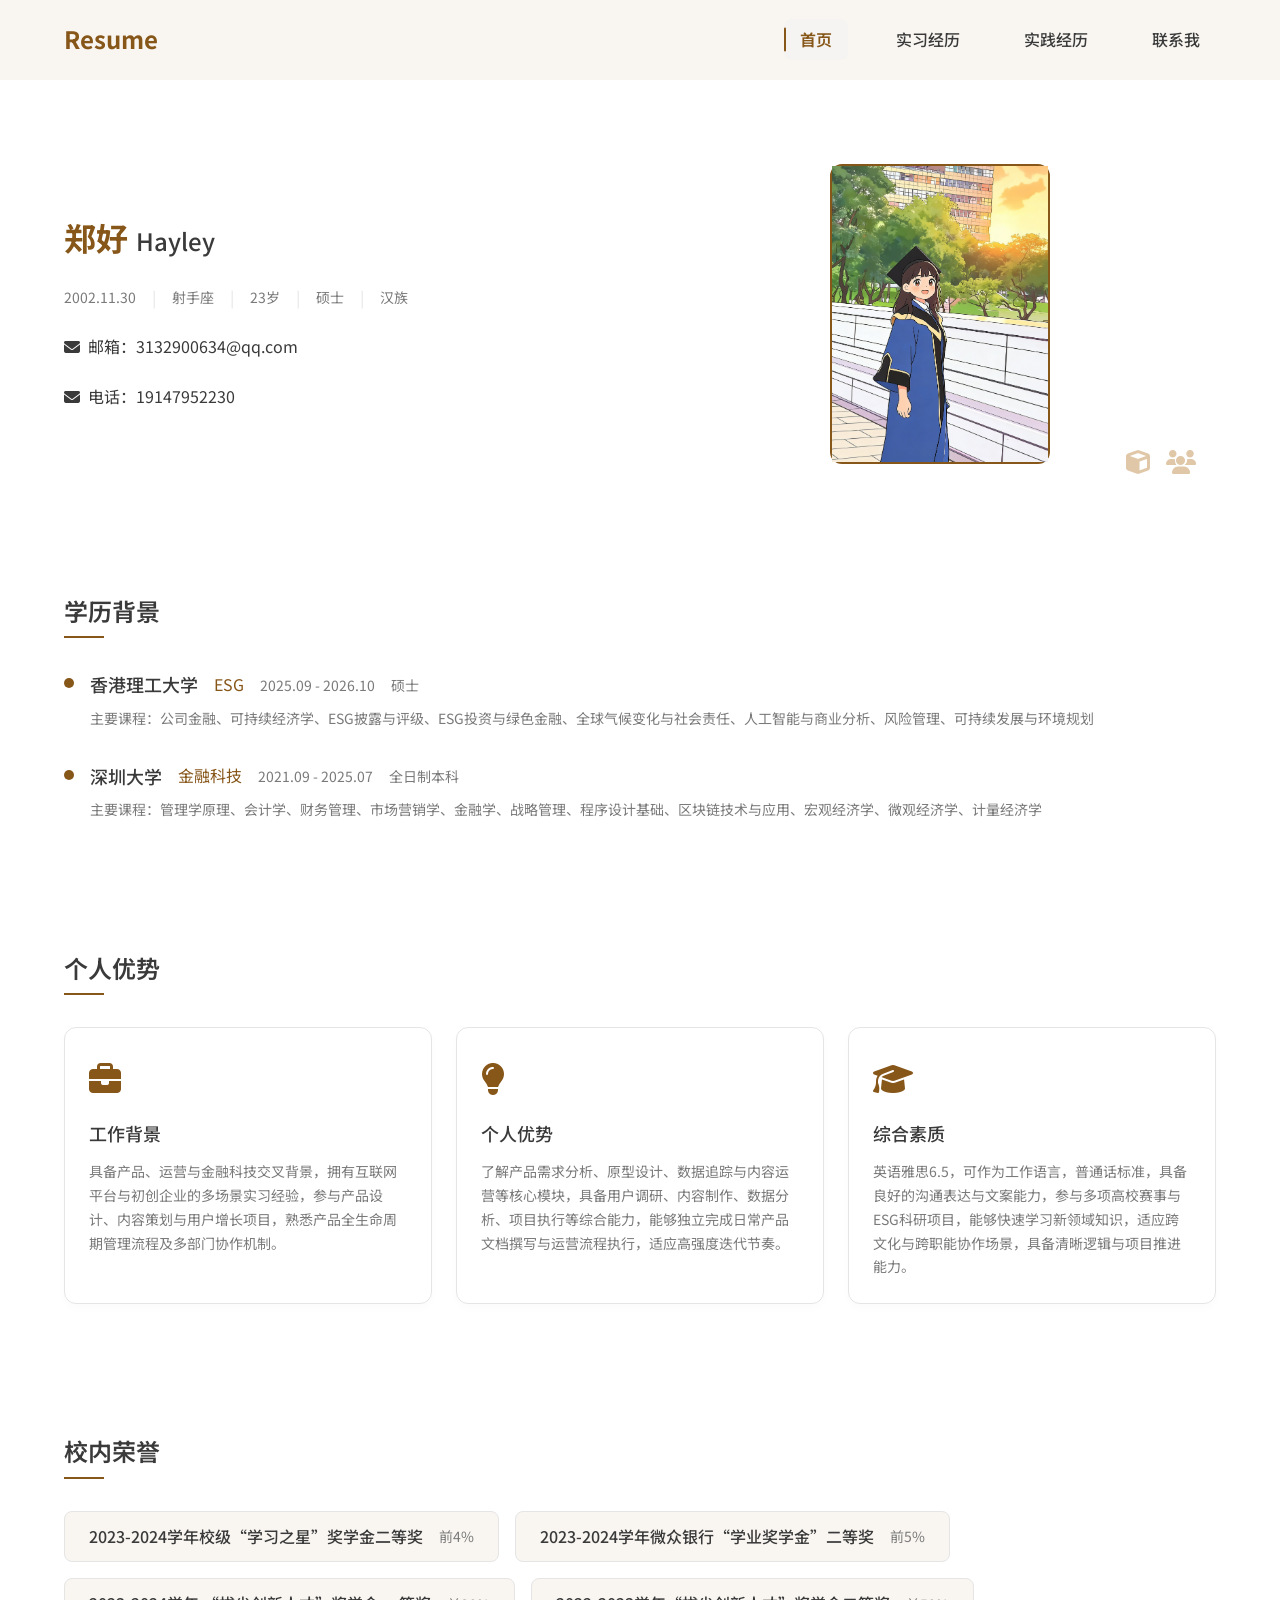
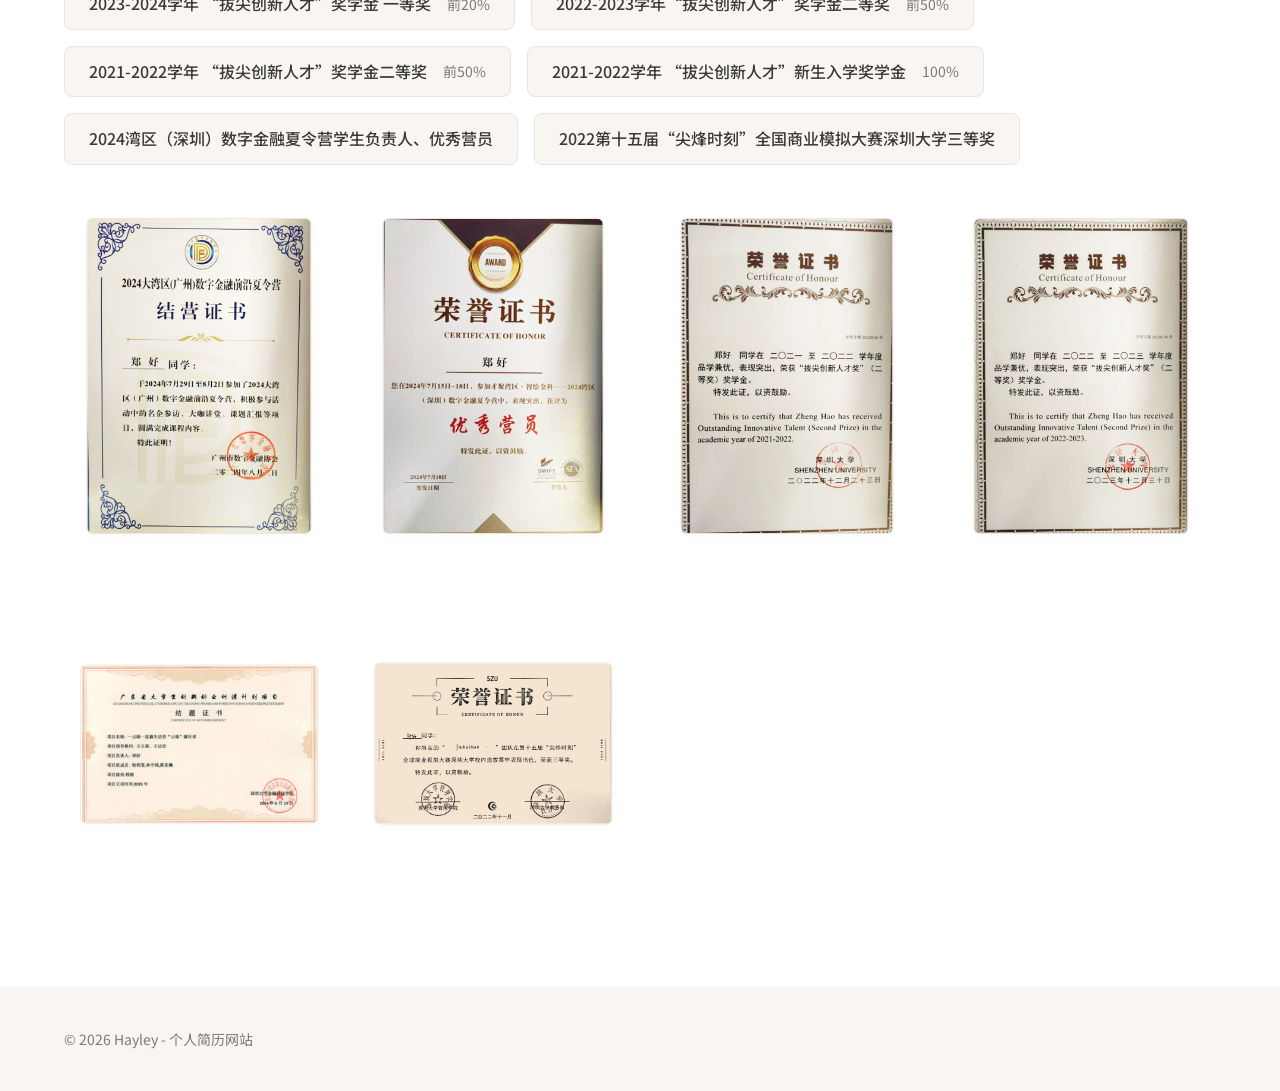
<file: index.html>
<!DOCTYPE html>
<html lang="zh-CN">
<head>
    <meta charset="UTF-8">
    <meta name="viewport" content="width=device-width, initial-scale=1.0">
    <title>个人简历 - 首页</title>
    <link rel="stylesheet" href="css/style.css">
    <link rel="stylesheet" href="https://cdnjs.cloudflare.com/ajax/libs/font-awesome/6.4.0/css/all.min.css">
    <link rel="preconnect" href="https://fonts.googleapis.com">
    <link rel="preconnect" href="https://fonts.gstatic.com" crossorigin>
    <link href="https://fonts.googleapis.com/css2?family=Inter:wght@400;500;600;700&family=Montserrat:wght@500;600&family=Noto+Sans+SC:wght@400;500;600;700&display=swap" rel="stylesheet">
</head>
<body>
    <!-- 导航栏 -->
    <nav class="navbar" id="navbar">
        <div class="container">
            <div class="nav-logo">
                <a href="index.html">
                    <span class="logo-text">Resume</span>
                </a>
            </div>
            <div class="nav-menu" id="navMenu">
                <a href="index.html" class="nav-link active">首页</a>
                <a href="internship.html" class="nav-link">实习经历</a>
                <a href="practice.html" class="nav-link">实践经历</a>
                <a href="contact.html" class="nav-link">联系我</a>
            </div>
            <div class="hamburger" id="hamburger">
                <span></span>
                <span></span>
                <span></span>
            </div>
        </div>
    </nav>

    <!-- 主要内容 -->
    <main class="main-content">
        <!-- 头部模块 -->
        <section class="hero-section">
            <div class="container">
                <div class="hero-content">
                    <div class="hero-info">
                        <div class="name-section">
                            <h1 class="chinese-name">郑好</h1>
                            <span class="english-name">Hayley</span>
                        </div>
                        <div class="basic-info">
                            <span class="info-item">2002.11.30</span>
                            <span class="separator">|</span>
                            <span class="info-item">射手座</span>
                            <span class="separator">|</span>
                            <span class="info-item">23岁</span>
                            <span class="separator">|</span>
                            <span class="info-item">硕士</span>
                            <span class="separator">|</span>
                            <span class="info-item">汉族</span>
                        </div>
                        <div class="contact-info">
                            <a href="mailto:3132900634@qq.com" class="email-link">
                                <i class="fas fa-envelope"></i>
                                <span>邮箱：3132900634@qq.com</span>
                            </a>
                        </div>
                        <div class="contact-info">
                            <a href="mailto:3132900634@qq.com" class="email-link">
                                <i class="fas fa-envelope"></i>
                                <span>电话：19147952230</span>
                            </a>
                        </div>
                    </div>
                    <div class="hero-image">
                        <div class="image-placeholder">
                            <img src="assets/images/profile.png" alt="个人照片">
                        </div>
                        <div class="image-decoration">
                            <i class="fas fa-cube"></i>
                            <i class="fas fa-users"></i>
                        </div>
                    </div>
                </div>
            </div>
        </section>

        <!-- 学历背景模块 -->
        <section class="education-section fade-in-section">
            <div class="container">
                <h2 class="section-title">学历背景</h2>
                <div class="timeline">
                    <div class="timeline-item">
                        <div class="timeline-marker"></div>
                        <div class="timeline-content">
                            <div class="education-info">
                                <div class="education-header">
                                    <h3 class="school-name">香港理工大学</h3>
                                    <span class="major">ESG</span>
                                    <span class="education-details">
                                        <span class="time">2025.09 - 2026.10</span>
                                        <span class="type">硕士</span>
                                    </span>
                                </div>
                                <p class="course-intro">主要课程：公司金融、可持续经济学、ESG披露与评级、ESG投资与绿色金融、全球气候变化与社会责任、人工智能与商业分析、风险管理、可持续发展与环境规划</p>
                            </div>
                        </div>
                    </div>
                    <div class="timeline-item">
                        <div class="timeline-marker"></div>
                        <div class="timeline-content">
                            <div class="education-info">
                                <div class="education-header">
                                    <h3 class="school-name">深圳大学</h3>
                                    <span class="major">金融科技</span>
                                    <span class="education-details">
                                        <span class="time">2021.09 - 2025.07</span>
                                        <span class="type">全日制本科</span>
                                    </span>
                                </div>
                                <p class="course-intro">主要课程：管理学原理、会计学、财务管理、市场营销学、金融学、战略管理、程序设计基础、区块链技术与应用、宏观经济学、微观经济学、计量经济学</p>
                            </div>
                        </div>
                    </div>
                </div>
            </div>
        </section>

        <!-- 个人优势模块 -->
        <section class="advantages-section fade-in-section">
            <div class="container">
                <h2 class="section-title">个人优势</h2>
                <div class="advantages-grid">
                    <div class="advantage-card">
                        <div class="advantage-icon">
                            <i class="fas fa-briefcase"></i>
                        </div>
                        <h3 class="advantage-title">工作背景</h3>
                        <p class="advantage-description">具备产品、运营与金融科技交叉背景，拥有互联网平台与初创企业的多场景实习经验，参与产品设计、内容策划与用户增长项目，熟悉产品全生命周期管理流程及多部门协作机制。</p>
                    </div>
                    <div class="advantage-card">
                        <div class="advantage-icon">
                            <i class="fas fa-lightbulb"></i>
                        </div>
                        <h3 class="advantage-title">个人优势</h3>
                        <p class="advantage-description">了解产品需求分析、原型设计、数据追踪与内容运营等核心模块，具备用户调研、内容制作、数据分析、项目执行等综合能力，能够独立完成日常产品文档撰写与运营流程执行，适应高强度迭代节奏。</p>
                    </div>
                    <div class="advantage-card">
                        <div class="advantage-icon">
                            <i class="fas fa-graduation-cap"></i>
                        </div>
                        <h3 class="advantage-title">综合素质</h3>
                        <p class="advantage-description">英语雅思6.5，可作为工作语言，普通话标准，具备良好的沟通表达与文案能力，参与多项高校赛事与ESG科研项目，能够快速学习新领域知识，适应跨文化与跨职能协作场景，具备清晰逻辑与项目推进能力。</p>
                    </div>
                </div>
            </div>
        </section>

        <!-- 校内荣誉模块 -->
        <section class="honors-section fade-in-section">
            <div class="container">
                <h2 class="section-title">校内荣誉</h2>
                <div class="honors-grid">
                    <div class="honor-tag">
                        <span class="honor-name">2023-2024学年校级“学习之星”奖学金二等奖</span>
                        <span class="honor-year">前4%</span>
                    </div>
                    <div class="honor-tag">
                        <span class="honor-name">2023-2024学年微众银行“学业奖学金”二等奖 </span>
                        <span class="honor-year">前5%</span>
                    </div>
                    <div class="honor-tag">
                        <span class="honor-name">2023-2024学年 “拔尖创新人才”奖学金 一等奖 </span>
                        <span class="honor-year">前20%</span>
                    </div>
                    <div class="honor-tag">
                        <span class="honor-name">2022-2023学年“拔尖创新人才”奖学金二等奖</span>
                        <span class="honor-year">前50%</span>
                    </div>
                    <div class="honor-tag">
                        <span class="honor-name">2021-2022学年 “拔尖创新人才”奖学金二等奖</span>
                        <span class="honor-year">前50%</span>
                    </div>
                    <div class="honor-tag">
                        <span class="honor-name">2021-2022学年 “拔尖创新人才”新生入学奖学金</span>
                        <span class="honor-year">100%</span>
                    </div>
                    <div class="honor-tag">
                        <span class="honor-name">2024湾区（深圳）数字金融夏令营学生负责人、优秀营员 </span>
                        
                    </div>
                    <div class="honor-tag">
                        <span class="honor-name">2022第十五届“尖烽时刻”全国商业模拟大赛深圳大学三等奖</span>
                        
                    </div>
                </div>

                <!-- 证书展示 -->
                <div class="certificates-gallery">
                    <div class="certificate-item cert-vertical">
                        <img src="assets/images/certificate-01.png" alt="证书 01" class="certificate-image">
                    </div>
                    <div class="certificate-item cert-vertical">
                        <img src="assets/images/certificate-02.png" alt="证书 02" class="certificate-image">
                    </div>
                    <div class="certificate-item cert-vertical">
                        <img src="assets/images/certificate-03.png" alt="证书 03" class="certificate-image">
                    </div>
                    <div class="certificate-item cert-vertical">
                        <img src="assets/images/certificate-04.png" alt="证书 04" class="certificate-image">
                    </div>
                    <div class="certificate-item cert-horizontal">
                        <img src="assets/images/certificate-05.png" alt="证书 05" class="certificate-image">
                    </div>
                    <div class="certificate-item cert-horizontal">
                        <img src="assets/images/certificate-06.png" alt="证书 06" class="certificate-image">
                    </div>
                </div>
            </div>
        </section>
    </main>

    <!-- 页脚 -->
    <footer class="footer">
        <div class="container">
            <p class="copyright">© 2026 Hayley - 个人简历网站</p>
            <button class="back-to-top" id="backToTop">
                <i class="fas fa-arrow-up"></i>
            </button>
        </div>
    </footer>

    <script src="js/main.js"></script>
</body>
</html>
</file>
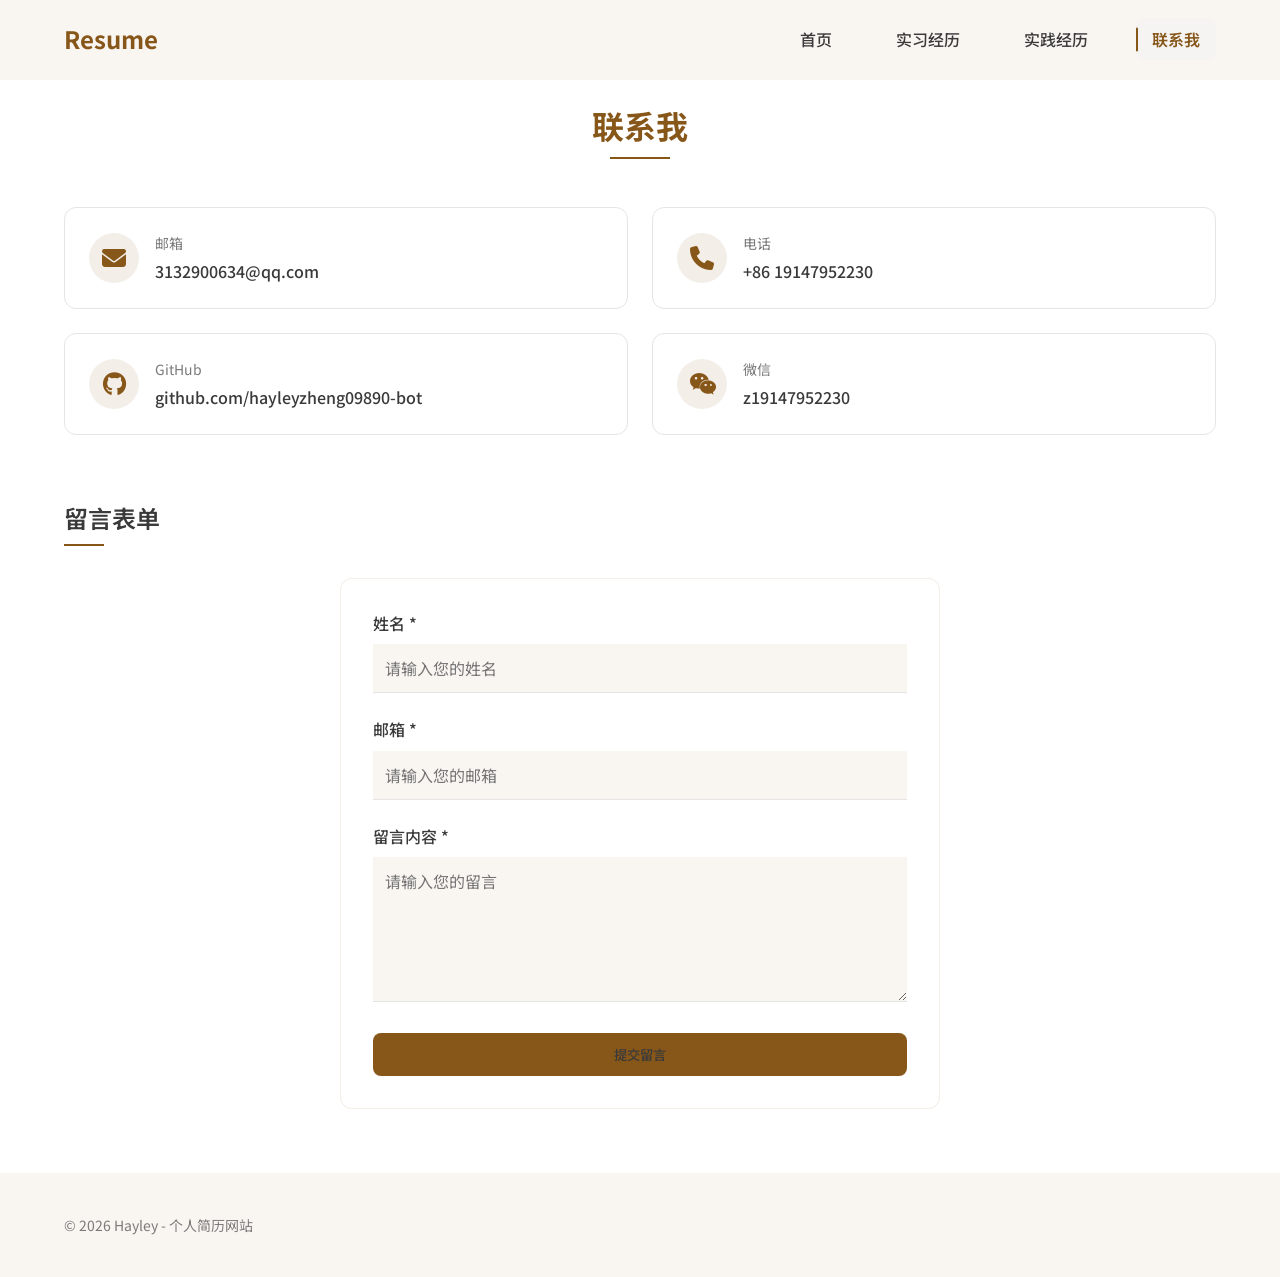
<file: contact.html>
<!DOCTYPE html>
<html lang="zh-CN">
<head>
    <meta charset="UTF-8">
    <meta name="viewport" content="width=device-width, initial-scale=1.0">
    <title>个人简历 - 联系我</title>
    <link rel="stylesheet" href="css/style.css">
    <link rel="stylesheet" href="https://cdnjs.cloudflare.com/ajax/libs/font-awesome/6.4.0/css/all.min.css">
    <link rel="preconnect" href="https://fonts.googleapis.com">
    <link rel="preconnect" href="https://fonts.gstatic.com" crossorigin>
    <link href="https://fonts.googleapis.com/css2?family=Inter:wght@400;500;600;700&family=Montserrat:wght@500;600&family=Noto+Sans+SC:wght@400;500;600;700&display=swap" rel="stylesheet">
</head>
<body>
    <!-- 导航栏 -->
    <nav class="navbar" id="navbar">
        <div class="container">
            <div class="nav-logo">
                <a href="index.html">
                    <span class="logo-text">Resume</span>
                </a>
            </div>
            <div class="nav-menu" id="navMenu">
                <a href="index.html" class="nav-link">首页</a>
                <a href="internship.html" class="nav-link">实习经历</a>
                <a href="practice.html" class="nav-link">实践经历</a>
                <a href="contact.html" class="nav-link active">联系我</a>
            </div>
            <div class="hamburger" id="hamburger">
                <span></span>
                <span></span>
                <span></span>
            </div>
        </div>
    </nav>

    <!-- 主要内容 -->
    <main class="main-content contact-page">
        <!-- 页面标题 -->
        <div class="page-header">
            <h1>联系我</h1>
        </div>

        <!-- 联系方式模块 -->
        <section class="contact-info-section fade-in-section">
            <div class="container">
                <div class="contact-info-grid">
                    <a href="mailto:zhangsan@example.com" class="contact-item">
                        <div class="contact-icon">
                            <i class="fas fa-envelope"></i>
                        </div>
                        <div class="contact-details">
                            <span class="contact-label">邮箱</span>
                            <span class="contact-value">3132900634@qq.com</span>
                        </div>
                    </a>
                    <a href="tel:+8613800138000" class="contact-item">
                        <div class="contact-icon">
                            <i class="fas fa-phone"></i>
                        </div>
                        <div class="contact-details">
                            <span class="contact-label">电话</span>
                            <span class="contact-value">+86 19147952230</span>
                        </div>
                    </a>
                    <a href="https://github.com/hayleyzheng09890-bot" target="_blank" class="contact-item">
                        <div class="contact-icon">
                            <i class="fab fa-github"></i>
                        </div>
                        <div class="contact-details">
                            <span class="contact-label">GitHub</span>
                            <span class="contact-value">github.com/hayleyzheng09890-bot</span>
                        </div>
                    </a>
                    <div class="contact-item">
                        <div class="contact-icon">
                            <i class="fab fa-weixin"></i>
                        </div>
                        <div class="contact-details">
                            <span class="contact-label">微信</span>
                            <span class="contact-value">z19147952230</span>
                        </div>
                        <div class="wechat-qr">
                            <div class="qr-placeholder">
                                <i class="fas fa-qrcode"></i>
                            </div>
                        </div>
                    </div>
                </div>
            </div>
        </section>

        <!-- 留言表单模块 -->
        <section class="contact-form-section fade-in-section">
            <div class="container">
                <h2 class="section-title">留言表单</h2>
                <form id="contactForm" class="contact-form">
                    <div class="form-group">
                        <label for="name">姓名 *</label>
                        <input type="text" id="name" name="name" placeholder="请输入您的姓名" required>
                        <span class="error-message" id="nameError"></span>
                    </div>
                    <div class="form-group">
                        <label for="email">邮箱 *</label>
                        <input type="email" id="email" name="email" placeholder="请输入您的邮箱" required>
                        <span class="error-message" id="emailError"></span>
                    </div>
                    <div class="form-group">
                        <label for="message">留言内容 *</label>
                        <textarea id="message" name="message" rows="5" placeholder="请输入您的留言" required></textarea>
                        <span class="error-message" id="messageError"></span>
                    </div>
                    <button type="submit" class="submit-btn">提交留言</button>
                    <div class="form-success" id="formSuccess">
                        <i class="fas fa-check-circle"></i>
                        <span>留言提交成功，我会尽快回复您</span>
                    </div>
                </form>
            </div>
        </section>
    </main>

    <!-- 页脚 -->
    <footer class="footer">
        <div class="container">
            <p class="copyright">© 2026 Hayley - 个人简历网站</p>
            <button class="back-to-top" id="backToTop">
                <i class="fas fa-arrow-up"></i>
            </button>
        </div>
    </footer>

    <script src="js/main.js"></script>
    <script src="js/contact.js"></script>
</body>
</html>
</file>
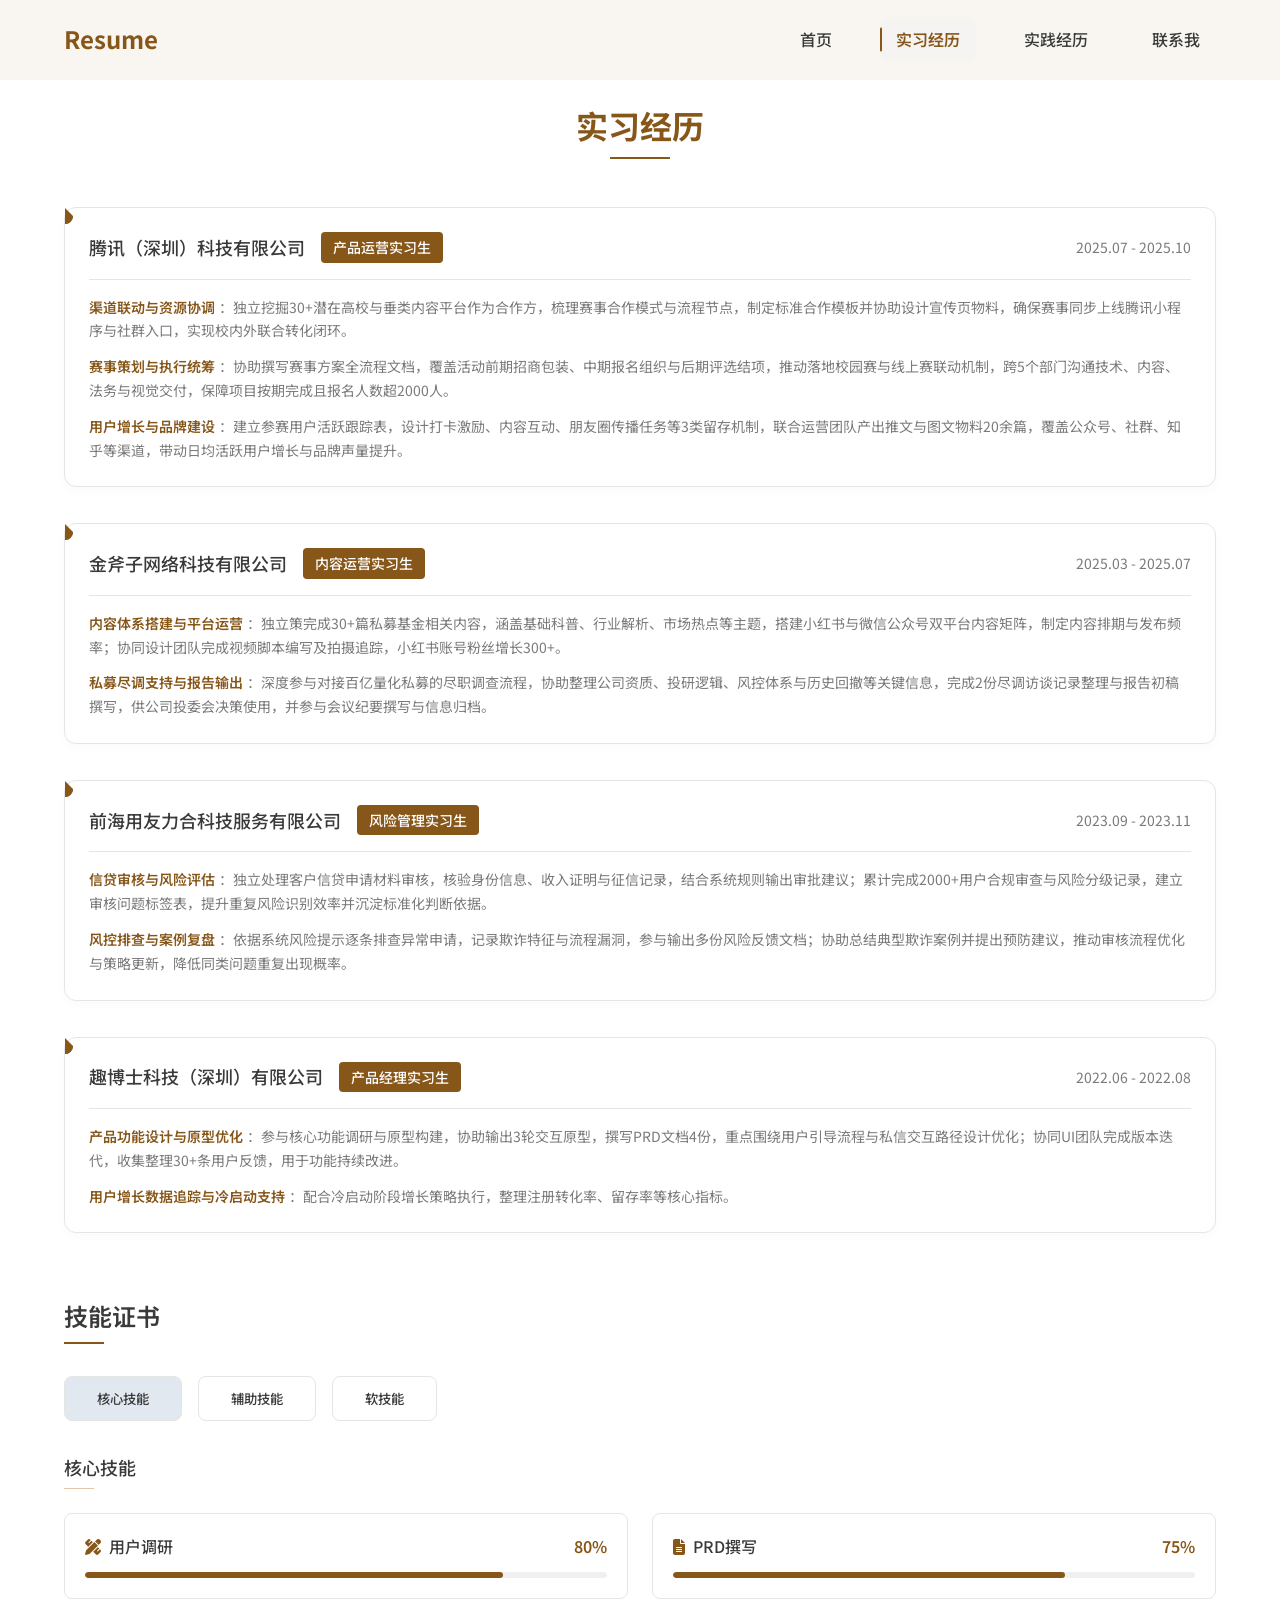
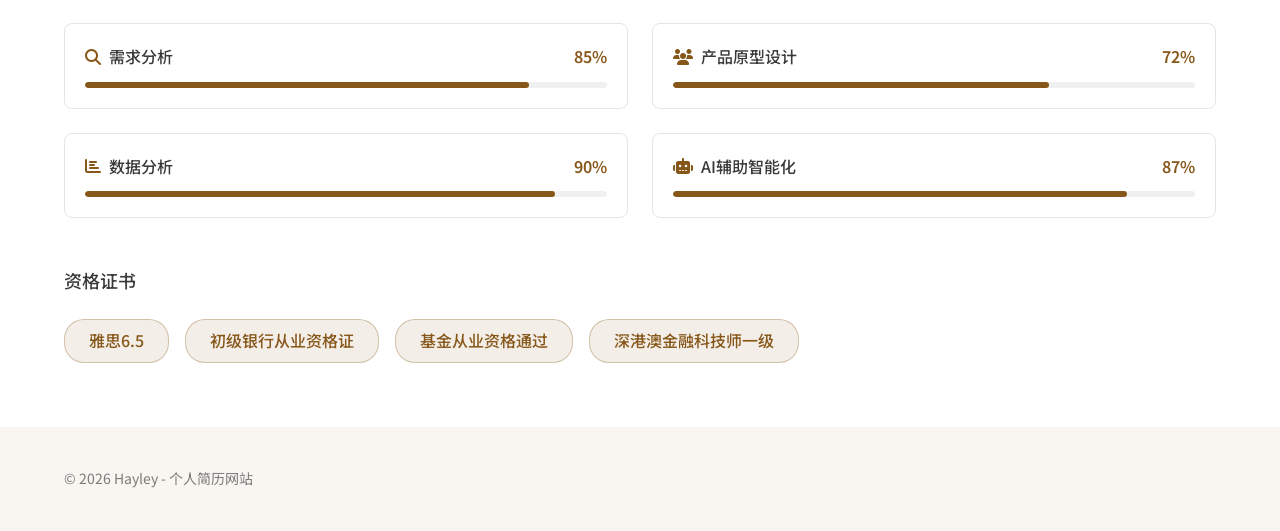
<file: internship.html>
<!DOCTYPE html>
<html lang="zh-CN">
<head>
    <meta charset="UTF-8">
    <meta name="viewport" content="width=device-width, initial-scale=1.0">
    <title>个人简历 - 实习经历</title>
    <link rel="stylesheet" href="css/style.css">
    <link rel="stylesheet" href="https://cdnjs.cloudflare.com/ajax/libs/font-awesome/6.4.0/css/all.min.css">
    <link rel="preconnect" href="https://fonts.googleapis.com">
    <link rel="preconnect" href="https://fonts.gstatic.com" crossorigin>
    <link href="https://fonts.googleapis.com/css2?family=Inter:wght@400;500;600;700&family=Montserrat:wght@500;600&family=Noto+Sans+SC:wght@400;500;600;700&display=swap" rel="stylesheet">
</head>
<body>
    <!-- 导航栏 -->
    <nav class="navbar" id="navbar">
        <div class="container">
            <div class="nav-logo">
                <a href="index.html">
                    <span class="logo-text">Resume</span>
                </a>
            </div>
            <div class="nav-menu" id="navMenu">
                <a href="index.html" class="nav-link">首页</a>
                <a href="internship.html" class="nav-link active">实习经历</a>
                <a href="practice.html" class="nav-link">实践经历</a>
                <a href="contact.html" class="nav-link">联系我</a>
            </div>
            <div class="hamburger" id="hamburger">
                <span></span>
                <span></span>
                <span></span>
            </div>
        </div>
    </nav>

    <!-- 主要内容 -->
    <main class="main-content internship-page">
        <!-- 页面标题 -->
        <div class="page-header">
            <h1>实习经历</h1>
        </div>

        <!-- 实习经历模块 -->
        <section class="internship-section fade-in-section">
            <div class="container">
                <div class="internship-timeline">
                    <!-- 实习1 -->
                    <div class="internship-card">
                        <div class="card-decoration"></div>
                        <div class="card-header">
                            <div class="company-info">
                                <h3 class="company-name">腾讯（深圳）科技有限公司</h3>
                                <span class="position-badge">产品运营实习生</span>
                            </div>
                            <span class="time-period">2025.07 - 2025.10</span>
                        </div>
                        <div class="card-divider"></div>
                        <ul class="responsibilities">
                            <li><span class="responsibility-label">渠道联动与资源协调</span>：独立挖掘30+潜在高校与垂类内容平台作为合作方，梳理赛事合作模式与流程节点，制定标准合作模板并协助设计宣传页物料，确保赛事同步上线腾讯小程序与社群入口，实现校内外联合转化闭环。</li>
                            <li><span class="responsibility-label">赛事策划与执行统筹</span>：协助撰写赛事方案全流程文档，覆盖活动前期招商包装、中期报名组织与后期评选结项，推动落地校园赛与线上赛联动机制，跨5个部门沟通技术、内容、法务与视觉交付，保障项目按期完成且报名人数超2000人。</li>
                            <li><span class="responsibility-label">用户增长与品牌建设</span>：建立参赛用户活跃跟踪表，设计打卡激励、内容互动、朋友圈传播任务等3类留存机制，联合运营团队产出推文与图文物料20余篇，覆盖公众号、社群、知乎等渠道，带动日均活跃用户增长与品牌声量提升。</li>
                        </ul>
                    </div>

                    <!-- 实习2 -->
                    <div class="internship-card">
                        <div class="card-decoration"></div>
                        <div class="card-header">
                            <div class="company-info">
                                <h3 class="company-name">金斧子网络科技有限公司</h3>
                                <span class="position-badge">内容运营实习生</span>
                            </div>
                            <span class="time-period">2025.03 - 2025.07</span>
                        </div>
                        <div class="card-divider"></div>
                        <ul class="responsibilities">
                            <li><span class="responsibility-label">内容体系搭建与平台运营</span>：独立策完成30+篇私募基金相关内容，涵盖基础科普、行业解析、市场热点等主题，搭建小红书与微信公众号双平台内容矩阵，制定内容排期与发布频率；协同设计团队完成视频脚本编写及拍摄追踪，小红书账号粉丝增长300+。</li>
                            <li><span class="responsibility-label">私募尽调支持与报告输出</span>：深度参与对接百亿量化私募的尽职调查流程，协助整理公司资质、投研逻辑、风控体系与历史回撤等关键信息，完成2份尽调访谈记录整理与报告初稿撰写，供公司投委会决策使用，并参与会议纪要撰写与信息归档。</li>
                            
                        </ul>
                    </div>

                    <!-- 实习3 -->
                    <div class="internship-card">
                        <div class="card-decoration"></div>
                        <div class="card-header">
                            <div class="company-info">
                                <h3 class="company-name">前海用友力合科技服务有限公司</h3>
                                <span class="position-badge">风险管理实习生</span>
                            </div>
                            <span class="time-period">2023.09 - 2023.11</span>
                        </div>
                        <div class="card-divider"></div>
                        <ul class="responsibilities">
                            <li><span class="responsibility-label">信贷审核与风险评估</span>：独立处理客户信贷申请材料审核，核验身份信息、收入证明与征信记录，结合系统规则输出审批建议；累计完成2000+用户合规审查与风险分级记录，建立审核问题标签表，提升重复风险识别效率并沉淀标准化判断依据。</li>
                            <li><span class="responsibility-label">风控排查与案例复盘</span>：依据系统风险提示逐条排查异常申请，记录欺诈特征与流程漏洞，参与输出多份风险反馈文档；协助总结典型欺诈案例并提出预防建议，推动审核流程优化与策略更新，降低同类问题重复出现概率。</li>
                            
                        </ul>
                    </div>

                    <!-- 实习4 -->
                    <div class="internship-card">
                        <div class="card-decoration"></div>
                        <div class="card-header">
                            <div class="company-info">
                                <h3 class="company-name">趣博士科技（深圳）有限公司</h3>
                                <span class="position-badge">产品经理实习生</span>
                            </div>
                            <span class="time-period">2022.06 - 2022.08</span>
                        </div>
                        <div class="card-divider"></div>
                        <ul class="responsibilities">
                            <li><span class="responsibility-label">产品功能设计与原型优化</span>：参与核心功能调研与原型构建，协助输出3轮交互原型，撰写PRD文档4份，重点围绕用户引导流程与私信交互路径设计优化；协同UI团队完成版本迭代，收集整理30+条用户反馈，用于功能持续改进。</li>
                            <li><span class="responsibility-label">用户增长数据追踪与冷启动支持</span>：配合冷启动阶段增长策略执行，整理注册转化率、留存率等核心指标。</li>
                            
                        </ul>
                    </div>
                </div>
            </div>
        </section>

        <!-- 技能证书模块 -->
        <section class="skills-section fade-in-section">
            <div class="container">
                <h2 class="section-title">技能证书</h2>

                <!-- 分类标签 -->
                <div class="skill-tabs">
                    <button class="skill-tab active" data-tab="core">核心技能</button>
                    <button class="skill-tab" data-tab="auxiliary">辅助技能</button>
                    <button class="skill-tab" data-tab="soft">软技能</button>
                </div>

                <!-- 技能内容 -->
                <div class="skills-content">
                    <!-- 核心技能 -->
                    <div class="skill-category active" id="core">
                        <h3 class="category-title">核心技能</h3>
                        <div class="skills-grid">
                            <div class="skill-item">
                                <div class="skill-header">
                                    <i class="fas fa-pencil-ruler"></i>
                                    <span class="skill-name">用户调研</span>
                                    <span class="skill-level">80%</span>
                                </div>
                                <div class="progress-bar">
                                    <div class="progress-fill" style="width: 80%"></div>
                                </div>
                            </div>
                            <div class="skill-item">
                                <div class="skill-header">
                                    <i class="fas fa-file-alt"></i>
                                    <span class="skill-name">PRD撰写</span>
                                    <span class="skill-level">75%</span>
                                </div>
                                <div class="progress-bar">
                                    <div class="progress-fill" style="width: 75%"></div>
                                </div>
                            </div>
                            <div class="skill-item">
                                <div class="skill-header">
                                    <i class="fas fa-search"></i>
                                    <span class="skill-name">需求分析</span>
                                    <span class="skill-level">85%</span>
                                </div>
                                <div class="progress-bar">
                                    <div class="progress-fill" style="width: 85%"></div>
                                </div>
                            </div>
                            <div class="skill-item">
                                <div class="skill-header">
                                    <i class="fas fa-users"></i>
                                    <span class="skill-name">产品原型设计</span>
                                    <span class="skill-level">72%</span>
                                </div>
                                <div class="progress-bar">
                                    <div class="progress-fill" style="width: 72%"></div>
                                </div>
                            </div>
                            <div class="skill-item">
                                <div class="skill-header">
                                    <i class="fas fa-chart-bar"></i>
                                    <span class="skill-name">数据分析</span>
                                    <span class="skill-level">90%</span>
                                </div>
                                <div class="progress-bar">
                                    <div class="progress-fill" style="width: 90%"></div>
                                </div>
                            </div>
                            <div class="skill-item">
                                <div class="skill-header">
                                    <i class="fas fa-robot"></i>
                                    <span class="skill-name">AI辅助智能化</span>
                                    <span class="skill-level">87%</span>
                                </div>
                                <div class="progress-bar">
                                    <div class="progress-fill" style="width: 87%"></div>
                                </div>
                            </div>
                        </div>
                    </div>

                    <!-- 辅助技能 -->
                    <div class="skill-category" id="auxiliary">
                        <h3 class="category-title">辅助技能</h3>
                        <div class="auxiliary-skills">
                            <div class="auxiliary-item">
                                <i class="fas fa-chart-line"></i>
                                <span>竞品分析</span>
                                <span class="aux-level">熟练</span>
                            </div>
                            <div class="auxiliary-item">
                                <i class="fas fa-bullhorn"></i>
                                <span>PPT制作</span>
                                <span class="aux-level">熟练</span>
                            </div>
                            <div class="auxiliary-item">
                                <i class="fas fa-pen"></i>
                                <span>文案撰写</span>
                                <span class="aux-level">熟练</span>
                            </div>
                            <div class="auxiliary-item">
                                <i class="fas fa-file-powerpoint"></i>
                                <span>新媒体运营</span>
                                <span class="aux-level">熟练</span>
                            </div>
                        </div>
                    </div>

                    <!-- 软技能 -->
                    <div class="skill-category" id="soft">
                        <h3 class="category-title">软技能</h3>
                        <div class="soft-skills">
                            <div class="soft-tag">逻辑思维</div>
                            <div class="soft-tag">沟通协调</div>
                            <div class="soft-tag">问题解决</div>
                            <div class="soft-tag">快速学习</div>
                            <div class="soft-tag">团队协作</div>
                            <div class="soft-tag">抗压能力</div>
                            <div class="soft-tag">时间管理</div>
                            <div class="soft-tag">项目管理</div>
                        </div>
                    </div>
                </div>

                <!-- 资格证书 -->
                <div class="certificates-section">
                    <h3 class="certificates-title">资格证书</h3>
                    <div class="certificates-list">
                        <div class="certificate-badge">雅思6.5</div>
                        <div class="certificate-badge">初级银行从业资格证</div>
                        <div class="certificate-badge">基金从业资格通过</div>
                        <div class="certificate-badge">深港澳金融科技师一级</div>
                    </div>
                </div>
            </div>
        </section>
    </main>

    <!-- 页脚 -->
    <footer class="footer">
        <div class="container">
            <p class="copyright">© 2026 Hayley - 个人简历网站</p>
            <button class="back-to-top" id="backToTop">
                <i class="fas fa-arrow-up"></i>
            </button>
        </div>
    </footer>

    <script src="js/main.js"></script>
    <script src="js/internship.js"></script>
</body>
</html>
</file>
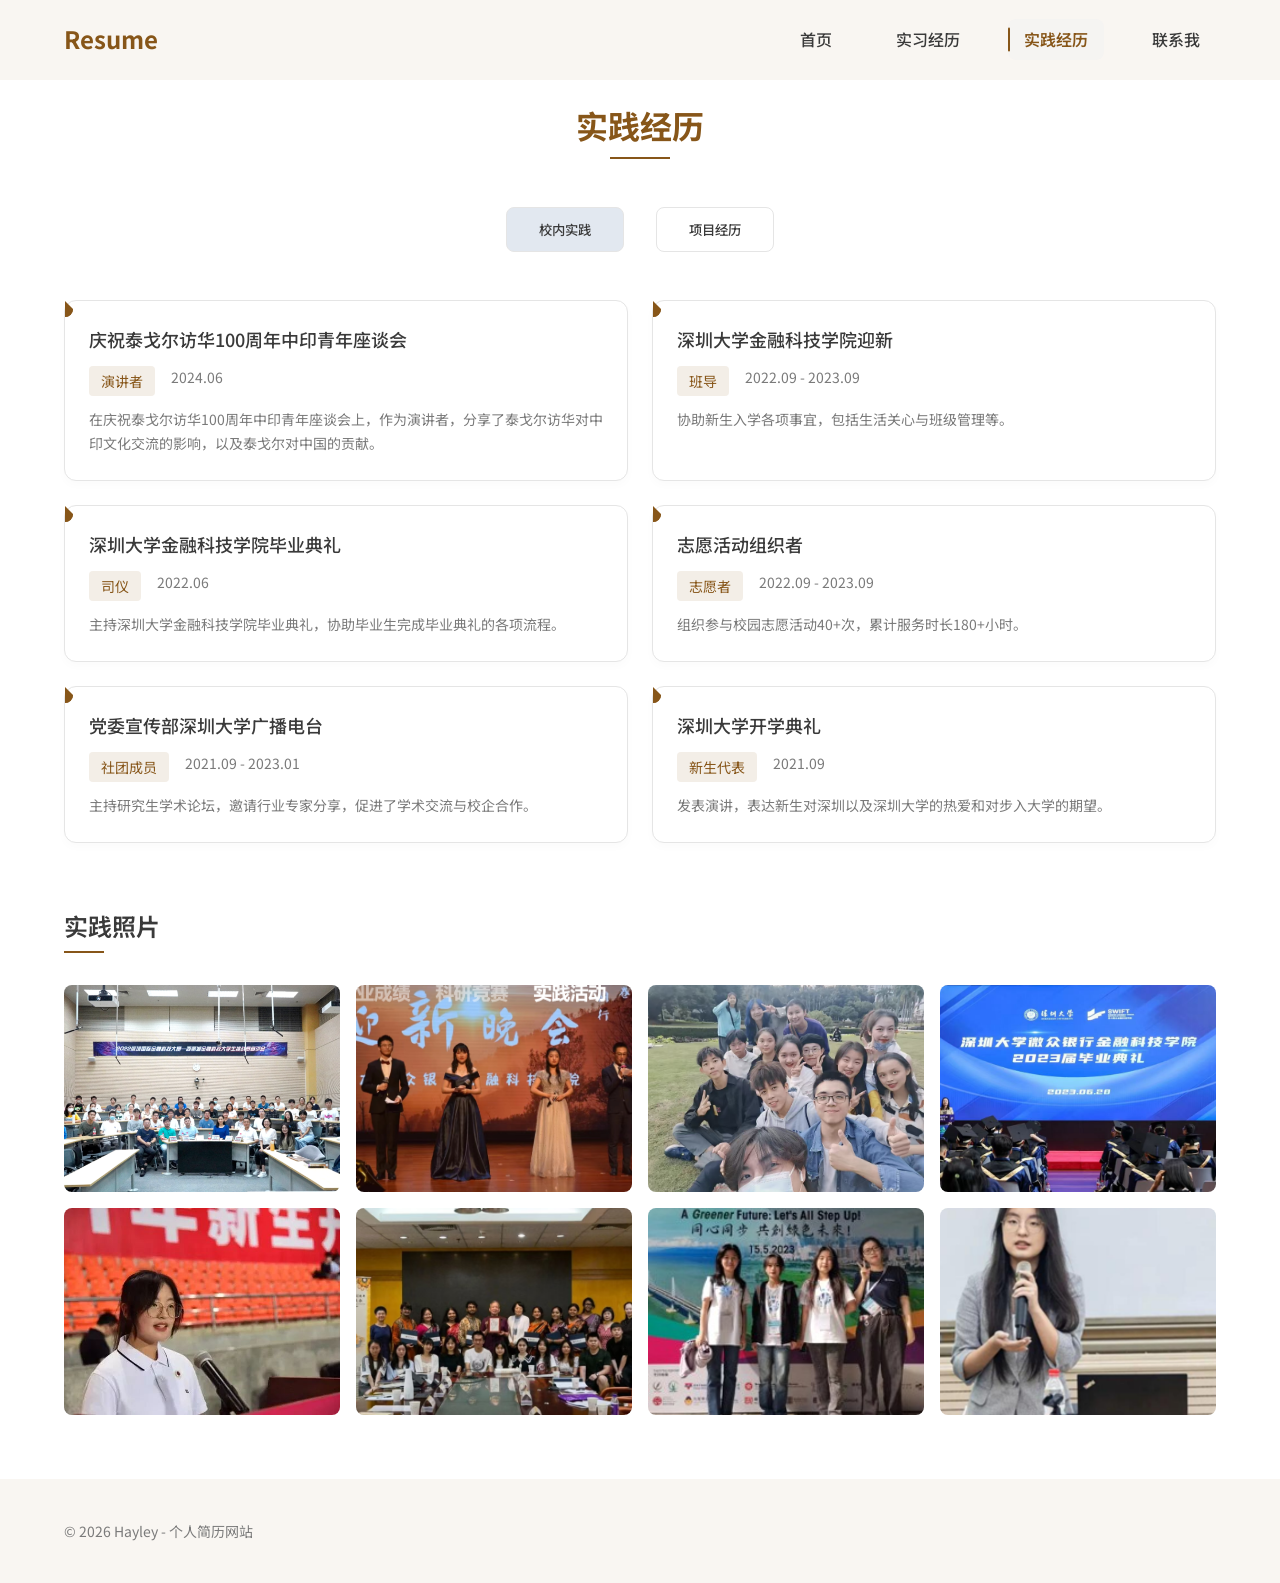
<file: practice.html>
<!DOCTYPE html>
<html lang="zh-CN">
<head>
    <meta charset="UTF-8">
    <meta name="viewport" content="width=device-width, initial-scale=1.0">
    <title>个人简历 - 实践经历</title>
    <link rel="stylesheet" href="css/style.css">
    <link rel="stylesheet" href="https://cdnjs.cloudflare.com/ajax/libs/font-awesome/6.4.0/css/all.min.css">
    <link rel="preconnect" href="https://fonts.googleapis.com">
    <link rel="preconnect" href="https://fonts.gstatic.com" crossorigin>
    <link href="https://fonts.googleapis.com/css2?family=Inter:wght@400;500;600;700&family=Montserrat:wght@500;600&family=Noto+Sans+SC:wght@400;500;600;700&display=swap" rel="stylesheet">
</head>
<body>
    <!-- 导航栏 -->
    <nav class="navbar" id="navbar">
        <div class="container">
            <div class="nav-logo">
                <a href="index.html">
                    <span class="logo-text">Resume</span>
                </a>
            </div>
            <div class="nav-menu" id="navMenu">
                <a href="index.html" class="nav-link">首页</a>
                <a href="internship.html" class="nav-link">实习经历</a>
                <a href="practice.html" class="nav-link active">实践经历</a>
                <a href="contact.html" class="nav-link">联系我</a>
            </div>
            <div class="hamburger" id="hamburger">
                <span></span>
                <span></span>
                <span></span>
            </div>
        </div>
    </nav>

    <!-- 主要内容 -->
    <main class="main-content practice-page">
        <!-- 页面标题 -->
        <div class="page-header">
            <h1>实践经历</h1>
        </div>

        <!-- 标签切换模块 -->
        <section class="practice-tabs-section fade-in-section">
            <div class="container">
                <div class="practice-tabs">
                    <button class="practice-tab active" data-tab="school">校内实践</button>
                    <button class="practice-tab" data-tab="project">项目经历</button>
                </div>

                <!-- 校内实践内容 -->
                <div class="practice-content">
                    <div class="practice-category active" id="school">
                        <div class="practice-cards">
                            <div class="practice-card">
                                <div class="card-decoration"></div>
                                <h3 class="practice-name">庆祝泰戈尔访华100周年中印青年座谈会</h3>
                                <div class="practice-meta">
                                    <span class="practice-role">演讲者</span>
                                    <span class="practice-time">2024.06</span>
                                </div>
                                <p class="practice-description">在庆祝泰戈尔访华100周年中印青年座谈会上，作为演讲者，分享了泰戈尔访华对中印文化交流的影响，以及泰戈尔对中国的贡献。</p>
                            </div>
                            <div class="practice-card">
                                <div class="card-decoration"></div>
                                <h3 class="practice-name">深圳大学金融科技学院迎新</h3>
                                <div class="practice-meta">
                                    <span class="practice-role">班导</span>
                                    <span class="practice-time">2022.09 - 2023.09</span>
                                </div>
                                <p class="practice-description">协助新生入学各项事宜，包括生活关心与班级管理等。</p>
                            </div>
                            <div class="practice-card">
                                <div class="card-decoration"></div>
                                <h3 class="practice-name">深圳大学金融科技学院毕业典礼</h3>
                                <div class="practice-meta">
                                    <span class="practice-role">司仪</span>
                                    <span class="practice-time">2022.06</span>
                                </div>
                                <p class="practice-description">主持深圳大学金融科技学院毕业典礼，协助毕业生完成毕业典礼的各项流程。</p>
                            </div>
                            <div class="practice-card">
                                <div class="card-decoration"></div>
                                <h3 class="practice-name">志愿活动组织者</h3>
                                <div class="practice-meta">
                                    <span class="practice-role">志愿者</span>
                                    <span class="practice-time">2022.09 - 2023.09</span>
                                </div>
                                <p class="practice-description">组织参与校园志愿活动40+次，累计服务时长180+小时。</p>
                            </div>
                            <div class="practice-card">
                                <div class="card-decoration"></div>
                                <h3 class="practice-name">党委宣传部深圳大学广播电台</h3>
                                <div class="practice-meta">
                                    <span class="practice-role">社团成员</span>
                                    <span class="practice-time">2021.09 - 2023.01</span>
                                </div>
                                <p class="practice-description">主持研究生学术论坛，邀请行业专家分享，促进了学术交流与校企合作。</p>
                            </div>
                            <div class="practice-card">
                                <div class="card-decoration"></div>
                                <h3 class="practice-name">深圳大学开学典礼</h3>
                                <div class="practice-meta">
                                    <span class="practice-role">新生代表</span>
                                    <span class="practice-time">2021.09 </span>
                                </div>
                                <p class="practice-description">发表演讲，表达新生对深圳以及深圳大学的热爱和对步入大学的期望。</p>
                            </div>
                        </div>
                    </div>

                    <!-- 项目经历内容 -->
                    <div class="practice-category" id="project">
                        <div class="project-cards">
                            <div class="project-card">
                                <div class="card-decoration"></div>
                                <h3 class="project-name">企业ESG言行不一指数构建与声誉风险预测研究</h3>
                                <div class="practice-meta">
                                    <span class="practice-role">建模成员</span>
                                    <span class="practice-time">2026.01 - 2026.05</span>
                                </div>
                                <p class="project-description">在AI的协助下，搭建ESG报告自动化抓取程序，进行文本批量清洗与提取；并使用自建ESG词典进行文本NLP分析，完成“ESG言行不一指数”构建，基于逻辑回归模型分析其与ESG负面事件相关性，实证验证指数预测能力。</p>
                            </div>
                            <div class="project-card">
                                <div class="card-decoration"></div>
                                <h3 class="project-name">一点绿——盆栽生活的“云端”碳行者</h3>
                                <div class="practice-meta">
                                    <span class="practice-role">负责人</span>
                                    <span class="practice-time">2023.05 - 2024.06</span>
                                </div>
                                <p class="project-description">融合盆栽种植与数字创新，完善并搭建了C端盆栽互动小程序。该项目在《第一届 GBA 大湾区青年论坛项目》以及《2023 年深港青年金融机构实习计划开营仪式》进行了展示交流。</p>
                            </div>
                        </div>
                    </div>
                </div>
            </div>
        </section>

        <!-- 实践照片展示 -->
        <section class="practice-photos-section fade-in-section">
            <div class="container">
                <h2 class="section-title">实践照片</h2>
                <div class="photos-gallery">
                    <div class="photo-item">
                        <img src="assets/images/project-01.png" alt="实践照片 01" class="practice-photo">
                    </div>
                    <div class="photo-item">
                        <img src="assets/images/project-02.png" alt="实践照片 02" class="practice-photo">
                    </div>
                    <div class="photo-item">
                        <img src="assets/images/project-03.png" alt="实践照片 03" class="practice-photo">
                    </div>
                    <div class="photo-item">
                        <img src="assets/images/project-04.png" alt="实践照片 04" class="practice-photo">
                    </div>
                    <div class="photo-item">
                        <img src="assets/images/project-05.jpg" alt="实践照片 05" class="practice-photo">
                    </div>
                    <div class="photo-item">
                        <img src="assets/images/project-06.png" alt="实践照片 06" class="practice-photo">
                    </div>
                    <div class="photo-item">
                        <img src="assets/images/project-07.jpg" alt="实践照片 07" class="practice-photo">
                    </div>
                    <div class="photo-item">
                        <img src="assets/images/project-08.png" alt="实践照片 08" class="practice-photo">
                    </div>
                </div>
            </div>
        </section>
    </main>

    <!-- 页脚 -->
    <footer class="footer">
        <div class="container">
            <p class="copyright">© 2026 Hayley - 个人简历网站</p>
            <button class="back-to-top" id="backToTop">
                <i class="fas fa-arrow-up"></i>
            </button>
        </div>
    </footer>

    <script src="js/main.js"></script>
    <script src="js/practice.js"></script>
</body>
</html>
</file>
<file: css/style.css>
/* ===== 全局样式 ===== */
:root {
    /* 主色调 */
    --primary-color: #875619;
    --primary-dark: #6b4312;

    /* 辅助色 */
    --auxiliary1: #A7C7E7;
    --auxiliary2: #e0c7a8;

    /* 中性色 */
    --white: #FFFFFF;
    --bg-light: #F9F6F2;
    --text-primary: #3A3A3A;
    --text-secondary: #7A7A7A;
    --border-color: #E5E5E5;
    --success-color: #A7C7E7;
    --error-color: #6b4312;

    /* 阴影 */
    --shadow-sm: 0 4px 10px rgba(0, 0, 0, 0.02);
    --shadow-md: 0 6px 14px rgba(0, 0, 0, 0.04);

    /* 过渡 */
    --transition: all 0.3s ease;
}

* {
    margin: 0;
    padding: 0;
    box-sizing: border-box;
}

html {
    scroll-behavior: smooth;
}

body {
    font-family: 'Noto Sans SC', 'Inter', sans-serif;
    font-size: 16px;
    line-height: 1.6;
    color: var(--text-primary);
    background-color: var(--white);
    user-select: none;
}

a {
    text-decoration: none;
    color: inherit;
}

ul {
    list-style: none;
}

button {
    font-family: inherit;
    border: none;
    background: none;
    cursor: pointer;
}

.container {
    max-width: 1200px;
    margin: 0 auto;
    padding: 0 1.5rem;
}

/* ===== 导航栏 ===== */
.navbar {
    position: fixed;
    top: 0;
    left: 0;
    right: 0;
    background-color: var(--bg-light);
    transition: var(--transition);
    z-index: 1000;
    height: 80px;
    border-bottom: 1px solid transparent;
}

.navbar.scrolled {
    background-color: var(--white);
    border-bottom: 1px solid var(--border-color);
    box-shadow: 0 2px 10px rgba(0, 0, 0, 0.03);
    height: 70px;
}

.navbar .container {
    display: flex;
    justify-content: space-between;
    align-items: center;
    height: 100%;
}

.nav-logo a {
    display: flex;
    align-items: center;
    gap: 0.5rem;
    font-weight: 700;
    font-size: 1.5rem;
    color: var(--text-primary);
}

.logo-text {
    color: var(--primary-color);
    font-size: 1.5rem;
    font-weight: 700;
}

.nav-menu {
    display: flex;
    gap: 2rem;
}

.nav-link {
    color: var(--text-primary);
    font-weight: 500;
    padding: 0.5rem 1rem;
    border-radius: 8px;
    transition: var(--transition);
    position: relative;
}

.nav-link:hover {
    background-color: rgba(135, 86, 25, 0.1);
    color: var(--primary-color);
}

.nav-link.active {
    color: var(--primary-color);
    background-color: rgba(167, 199, 231, 0.05);
    font-weight: 600;
}

.nav-link.active::before {
    content: '';
    position: absolute;
    left: 0;
    top: 50%;
    transform: translateY(-50%);
    width: 2px;
    height: 60%;
    background-color: var(--primary-color);
    border-radius: 2px;
}

.hamburger {
    display: none;
    flex-direction: column;
    gap: 5px;
    padding: 5px;
}

.hamburger span {
    width: 25px;
    height: 2px;
    background-color: var(--auxiliary1);
    transition: var(--transition);
}

.hamburger.active span:nth-child(1) {
    transform: rotate(45deg) translate(5px, 5px);
}

.hamburger.active span:nth-child(2) {
    opacity: 0;
}

.hamburger.active span:nth-child(3) {
    transform: rotate(-45deg) translate(7px, -6px);
}

/* ===== 主要内容 ===== */
.main-content {
    padding-top: 100px;
    min-height: calc(100vh - 200px);
}

/* ===== 首页样式 ===== */
.hero-section {
    padding: 4rem 0;
}

.hero-content {
    display: grid;
    grid-template-columns: 1fr 1fr;
    gap: 3rem;
    align-items: center;
}

.hero-info {
    display: flex;
    flex-direction: column;
    gap: 1.5rem;
}

.name-section {
    display: flex;
    align-items: baseline;
    gap: 0.5rem;
}

.chinese-name {
    font-size: 2rem;
    font-weight: 700;
    color: var(--primary-color);
    line-height: 1.2;
}

.english-name {
    font-size: 1.5rem;
    font-weight: 500;
    color: var(--text-primary);
}

.basic-info {
    display: flex;
    gap: 1rem;
    align-items: center;
}

.info-item {
    color: var(--text-secondary);
    font-size: 0.875rem;
}

.separator {
    color: var(--border-color);
}

.email-link {
    display: flex;
    align-items: center;
    gap: 0.5rem;
    color: var(--text-primary);
    user-select: text;
}

.email-link:hover {
    color: var(--primary-color);
}

.hero-image {
    display: flex;
    justify-content: center;
    position: relative;
}

.image-placeholder {
    width: 220px;
    height: 300px;
    background-color: #f0f0f0;
    border: 2px solid var(--primary-color);
    border-radius: 12px;
    display: flex;
    align-items: center;
    justify-content: center;
    font-size: 5rem;
    color: #ccc;
    transition: var(--transition);
}

.image-placeholder img {
    width: 100%;
    height: 100%;
    object-fit: cover;
}

.image-placeholder:hover {
    transform: translateY(-5px) rotate(1deg);
}

.image-decoration {
    position: absolute;
    bottom: -10px;
    right: 20px;
    display: flex;
    gap: 1rem;
}

.image-decoration i {
    color: var(--auxiliary2);
    font-size: 1.5rem;
}

/* ===== 学历背景 ===== */
.education-section {
    padding: 4rem 0;
}

.section-title {
    font-size: 1.5rem;
    font-weight: 600;
    color: var(--text-primary);
    margin-bottom: 2rem;
    position: relative;
    padding-bottom: 0.5rem;
}

.section-title::after {
    content: '';
    position: absolute;
    bottom: 0;
    left: 0;
    width: 40px;
    height: 2px;
    background-color: var(--primary-color);
}

.timeline {
    display: flex;
    flex-direction: column;
    gap: 2rem;
}

.timeline-item {
    display: flex;
    align-items: flex-start;
    gap: 1rem;
}

.timeline-marker {
    width: 10px;
    height: 10px;
    background-color: var(--primary-color);
    border-radius: 50%;
    flex-shrink: 0;
    margin-top: 0.5rem;
}

.timeline-content {
    flex: 1;
}

.school-name {
    font-size: 1.125rem;
    font-weight: 500;
    color: var(--text-primary);
    margin-bottom: 0;
}

.education-header {
    display: flex;
    align-items: center;
    gap: 1rem;
    margin-bottom: 0.5rem;
    flex-wrap: wrap;
}

.major {
    color: var(--primary-color);
    margin-bottom: 0;
}

.education-details {
    display: flex;
    gap: 1rem;
    align-items: center;
}

.time {
    color: var(--text-secondary);
    font-size: 0.875rem;
}

.type {
    color: var(--text-secondary);
    font-size: 0.875rem;
}

.course-intro {
    color: var(--text-secondary);
    font-size: 0.875rem;
    margin-top: 0.5rem;
    line-height: 1.6;
}

/* ===== 个人优势 ===== */
.advantages-section {
    padding: 4rem 0;
}

.advantages-grid {
    display: grid;
    grid-template-columns: repeat(3, 1fr);
    gap: 1.5rem;
}

.advantage-card {
    background-color: var(--white);
    border-radius: 12px;
    padding: 1.5rem;
    box-shadow: var(--shadow-sm);
    transition: var(--transition);
    border: 1px solid var(--border-color);
}

.advantage-card:hover {
    transform: translateY(-4px);
    box-shadow: var(--shadow-md);
    border-color: rgba(135, 86, 25, 0.3);
}

.advantage-icon {
    font-size: 2rem;
    color: var(--primary-color);
    margin-bottom: 1rem;
}

.advantage-title {
    font-size: 1.125rem;
    font-weight: 500;
    color: var(--text-primary);
    margin-bottom: 0.75rem;
}

.advantage-description {
    color: var(--text-secondary);
    font-size: 0.875rem;
    line-height: 1.7;
}

/* ===== 校内荣誉 ===== */
.honors-section {
    padding: 4rem 0;
}

.honors-grid {
    display: flex;
    flex-wrap: wrap;
    gap: 1rem;
    margin-bottom: 2rem;
}

.honor-tag {
    background-color: var(--bg-light);
    border: 1px solid var(--border-color);
    border-radius: 8px;
    padding: 0.75rem 1.5rem;
    display: flex;
    gap: 1rem;
    align-items: center;
    transition: var(--transition);
}

.honor-tag:hover {
    background-color: rgba(167, 199, 231, 0.1);
    border-color: var(--auxiliary1);
}

.honor-name {
    color: var(--text-primary);
    font-weight: 500;
}

.honor-year {
    color: var(--text-secondary);
    font-size: 0.875rem;
}

.certificates-gallery {
    display: grid;
    grid-template-columns: repeat(4, 1fr);
    column-gap: 1.5rem;
    row-gap: 0.5rem;
}

.certificate-item {
    position: relative;
    width: 100%;
}

.certificate-item::before {
    content: '';
    display: block;
    width: 100%;
    padding-bottom: 133%;
}

.certificate-image {
    position: absolute;
    top: 50%;
    left: 50%;
    transform: translate(-50%, -50%);
    max-width: 88%;
    max-height: 88%;
    object-fit: contain;
    border-radius: 6px;
    background-color: #f9f6f2;
    border: 1px solid rgba(135, 86, 25, 0.1);
    box-shadow: var(--shadow-sm);
}

/* ===== 实习经历 ===== */
.page-header {
    text-align: center;
    margin-bottom: 3rem;
}

.page-header h1 {
    font-size: 2rem;
    font-weight: 700;
    color: var(--primary-color);
    position: relative;
    display: inline-block;
    padding-bottom: 0.5rem;
}

.page-header h1::after {
    content: '';
    position: absolute;
    bottom: 0;
    left: 50%;
    transform: translateX(-50%);
    width: 60px;
    height: 2px;
    background-color: var(--primary-color);
}

.internship-section {
    margin-bottom: 4rem;
}

.internship-timeline {
    display: flex;
    flex-direction: column;
    gap: 2.25rem;
}

.internship-card {
    background-color: var(--white);
    border-radius: 12px;
    padding: 1.5rem;
    box-shadow: var(--shadow-sm);
    border: 1px solid var(--border-color);
    transition: var(--transition);
    position: relative;
}

.internship-card:hover {
    transform: translateY(-4px);
    box-shadow: var(--shadow-md);
    border-color: rgba(135, 86, 25, 0.3);
}

.card-decoration {
    position: absolute;
    top: 0;
    left: 0;
    width: 0;
    height: 0;
    border-top: 8px solid transparent;
    border-left: 8px solid var(--primary-color);
    border-bottom: 8px solid var(--primary-color);
    border-radius: 0 0 8px 0;
}

.card-header {
    display: flex;
    justify-content: space-between;
    align-items: center;
    margin-bottom: 1rem;
}

.company-info {
    display: flex;
    align-items: center;
    gap: 1rem;
}

.company-name {
    font-size: 1.125rem;
    font-weight: 500;
    color: var(--text-primary);
}

.position-badge {
    background-color: var(--primary-color);
    color: var(--white);
    padding: 0.25rem 0.75rem;
    border-radius: 4px;
    font-size: 0.875rem;
    font-weight: 500;
}

.time-period {
    color: var(--text-secondary);
    font-size: 0.875rem;
}

.card-divider {
    height: 1px;
    background-color: var(--border-color);
    margin-bottom: 1rem;
}

.responsibilities {
    display: flex;
    flex-direction: column;
    gap: 0.75rem;
}

.responsibilities li {
    color: var(--text-secondary);
    font-size: 0.875rem;
    line-height: 1.7;
}

.responsibility-label {
    font-weight: 600;
    color: var(--primary-color);
    margin-right: 0.25rem;
}

/* ===== 技能证书 ===== */
.skills-section {
    margin-bottom: 4rem;
}

.skill-tabs {
    display: flex;
    gap: 1rem;
    margin-bottom: 2rem;
}

.skill-tab {
    padding: 0.75rem 2rem;
    border-radius: 8px;
    font-weight: 500;
    color: var(--text-primary);
    background-color: var(--white);
    border: 1px solid var(--border-color);
    transition: var(--transition);
}

.skill-tab:hover {
    background-color: rgba(135, 86, 25, 0.1);
}

.skill-tab.active {
    background-color: #E2E8F0;
    color: var(--text-primary);
}

.skills-content {
    position: relative;
}

.skill-category {
    display: none;
}

.skill-category.active {
    display: block;
    animation: fadeIn 0.3s ease;
}

@keyframes fadeIn {
    from {
        opacity: 0;
    }
    to {
        opacity: 1;
    }
}

.category-title {
    font-size: 1.125rem;
    font-weight: 500;
    color: var(--text-primary);
    margin-bottom: 1.5rem;
    position: relative;
    padding-bottom: 0.5rem;
}

.category-title::after {
    content: '';
    position: absolute;
    bottom: 0;
    left: 0;
    width: 30px;
    height: 1px;
    background-color: var(--auxiliary2);
}

.skills-grid {
    display: grid;
    grid-template-columns: 1fr 1fr;
    gap: 1.5rem;
}

.skill-item {
    background-color: var(--white);
    border-radius: 8px;
    padding: 1.25rem;
    border: 1px solid var(--border-color);
}

.skill-header {
    display: flex;
    align-items: center;
    justify-content: space-between;
    margin-bottom: 0.75rem;
}

.skill-header i {
    color: var(--primary-color);
    margin-right: 0.5rem;
}

.skill-name {
    flex: 1;
    font-weight: 500;
    color: var(--text-primary);
}

.skill-level {
    color: var(--primary-color);
    font-weight: 600;
}

.progress-bar {
    height: 6px;
    background-color: #f0f0f0;
    border-radius: 3px;
    overflow: hidden;
}

.progress-fill {
    height: 100%;
    background-color: var(--primary-color);
    border-radius: 3px;
    transition: width 0.4s ease;
}

.skill-item:hover .progress-fill {
    background: linear-gradient(90deg, var(--primary-color), var(--auxiliary1));
}

.auxiliary-skills {
    display: grid;
    grid-template-columns: 1fr 1fr;
    gap: 1rem;
}

.auxiliary-item {
    display: flex;
    align-items: center;
    gap: 0.75rem;
    padding: 1rem;
    background-color: var(--white);
    border-radius: 8px;
    border: 1px solid var(--border-color);
}

.auxiliary-item i {
    color: var(--auxiliary1);
    font-size: 1.25rem;
}

.auxiliary-item span:first-of-type {
    flex: 1;
    color: var(--text-primary);
    font-weight: 500;
}

.aux-level {
    color: var(--text-secondary);
    font-size: 0.875rem;
}

.soft-skills {
    display: flex;
    flex-wrap: wrap;
    gap: 0.75rem;
}

.soft-tag {
    background-color: var(--auxiliary2);
    color: var(--white);
    padding: 0.5rem 1.5rem;
    border-radius: 20px;
    font-weight: 500;
    transition: var(--transition);
}

.soft-tag:hover {
    background-color: rgba(167, 199, 231, 0.2);
    color: var(--primary-color);
}

.certificates-section {
    margin-top: 3rem;
}

.certificates-title {
    font-size: 1.125rem;
    font-weight: 500;
    color: var(--text-primary);
    margin-bottom: 1.5rem;
}

.certificates-list {
    display: flex;
    flex-wrap: wrap;
    gap: 1rem;
}

.certificate-badge {
    background-color: rgba(135, 86, 25, 0.1);
    color: var(--primary-color);
    padding: 0.5rem 1.5rem;
    border-radius: 20px;
    font-weight: 500;
    border: 1px solid rgba(135, 86, 25, 0.3);
    transition: var(--transition);
}

.certificate-badge:hover {
    background-color: var(--primary-color);
    color: var(--white);
    transform: scale(1.05);
}

.cert-images-grid {
    margin-top: 2rem;
    display: grid;
    grid-template-columns: repeat(3, minmax(0, 1fr));
    gap: 1.5rem;
}

.cert-image-card {
    background-color: var(--white);
    border-radius: 12px;
    border: 1px solid var(--border-color);
    box-shadow: var(--shadow-sm);
    padding: 0.75rem;
    display: flex;
    align-items: center;
    justify-content: center;
    transition: var(--transition);
}

.cert-image-card:hover {
    transform: translateY(-4px);
    box-shadow: var(--shadow-md);
    border-color: rgba(135, 86, 25, 0.3);
}

.cert-image-wrapper {
    width: 100%;
    aspect-ratio: 4 / 3;
    background-color: #f9f6f2;
    border-radius: 8px;
    display: flex;
    align-items: center;
    justify-content: center;
    overflow: hidden;
}

.cert-image {
    max-width: 100%;
    max-height: 100%;
    object-fit: contain;
    display: block;
}

.cert-image-card.cert-vertical .cert-image-wrapper {
    aspect-ratio: 3 / 4;
}

.cert-image-card.cert-horizontal .cert-image-wrapper {
    aspect-ratio: 4 / 3;
}

/* ===== 实践经历 ===== */
.practice-tabs-section {
    margin-bottom: 4rem;
}

.practice-tabs {
    display: flex;
    justify-content: center;
    gap: 2rem;
    margin-bottom: 3rem;
}

.practice-tab {
    padding: 0.75rem 2rem;
    border-radius: 8px;
    font-weight: 500;
    color: var(--text-primary);
    background-color: var(--white);
    border: 1px solid var(--border-color);
    transition: var(--transition);
}

.practice-tab:hover {
    background-color: rgba(135, 86, 25, 0.1);
}

.practice-tab.active {
    background-color: #E2E8F0;
    color: var(--text-primary);
}

.practice-content {
    position: relative;
}

.practice-category {
    display: none;
}

.practice-category.active {
    display: block;
    animation: fadeIn 0.3s ease;
}

.practice-cards,
.project-cards {
    display: grid;
    grid-template-columns: repeat(2, 1fr);
    gap: 1.5rem;
}

.practice-card,
.project-card {
    background-color: var(--white);
    border-radius: 12px;
    padding: 1.5rem;
    box-shadow: var(--shadow-sm);
    border: 1px solid var(--border-color);
    transition: var(--transition);
    position: relative;
}

.practice-card:hover,
.project-card:hover {
    transform: translateY(-4px);
    box-shadow: var(--shadow-md);
    border-color: rgba(135, 86, 25, 0.3);
}

.practice-name,
.project-name {
    font-size: 1.125rem;
    font-weight: 500;
    color: var(--text-primary);
    margin-bottom: 0.75rem;
}

.practice-meta {
    display: flex;
    gap: 1rem;
    margin-bottom: 0.75rem;
}

.practice-role {
    background-color: rgba(135, 86, 25, 0.1);
    color: var(--primary-color);
    padding: 0.25rem 0.75rem;
    border-radius: 4px;
    font-size: 0.875rem;
}

.practice-time {
    color: var(--text-secondary);
    font-size: 0.875rem;
}

.practice-description,
.project-description {
    color: var(--text-secondary);
    font-size: 0.875rem;
    line-height: 1.7;
}

.project-image {
    margin: 1rem 0;
}

.project-placeholder {
    width: 100%;
    aspect-ratio: 16/9;
    background-color: #f0f0f0;
    border-radius: 8px;
    display: flex;
    align-items: center;
    justify-content: center;
    font-size: 2rem;
    color: #ccc;
    transition: var(--transition);
}

.project-placeholder:hover {
    transform: scale(1.02);
}

.practice-photos-section {
    padding-bottom: 4rem;
}

.photos-gallery {
    display: grid;
    grid-template-columns: repeat(4, 1fr);
    gap: 1rem;
}

.photo-item {
    aspect-ratio: 4/3;
}

.practice-photo {
    width: 100%;
    height: 100%;
    border-radius: 8px;
    object-fit: cover;
    display: block;
}

.photo-placeholder {
    width: 100%;
    height: 100%;
    background-color: #f0f0f0;
    border: 1px solid var(--border-color);
    border-radius: 8px;
    display: flex;
    align-items: center;
    justify-content: center;
    font-size: 2rem;
    color: #ccc;
    transition: var(--transition);
}

.photo-placeholder:hover {
    border-color: var(--auxiliary1);
    transform: scale(1.05);
}

/* ===== 联系页 ===== */
.contact-info-section {
    margin-bottom: 4rem;
}

.contact-info-grid {
    display: grid;
    grid-template-columns: repeat(2, 1fr);
    gap: 1.5rem;
}

.contact-item {
    display: flex;
    align-items: center;
    gap: 1rem;
    background-color: var(--white);
    padding: 1.5rem;
    border-radius: 12px;
    border: 1px solid var(--border-color);
    transition: var(--transition);
    position: relative;
}

.contact-item:hover {
    border-color: var(--primary-color);
    transform: translateY(-2px);
}

.contact-icon {
    width: 50px;
    height: 50px;
    background-color: rgba(135, 86, 25, 0.1);
    border-radius: 50%;
    display: flex;
    align-items: center;
    justify-content: center;
    color: var(--primary-color);
    font-size: 1.5rem;
}

.contact-details {
    display: flex;
    flex-direction: column;
    gap: 0.25rem;
}

.contact-label {
    color: var(--text-secondary);
    font-size: 0.875rem;
}

.contact-value {
    color: var(--text-primary);
    font-weight: 500;
}

.contact-item:hover .contact-value {
    color: var(--primary-color);
}

.wechat-qr {
    position: absolute;
    top: 100%;
    left: 50%;
    transform: translateX(-50%);
    margin-top: 0.5rem;
    opacity: 0;
    visibility: hidden;
    transition: var(--transition);
}

.contact-item:hover .wechat-qr {
    opacity: 1;
    visibility: visible;
}

.qr-placeholder {
    width: 120px;
    height: 120px;
    background-color: var(--white);
    border: 1px solid var(--border-color);
    border-radius: 8px;
    display: flex;
    align-items: center;
    justify-content: center;
    font-size: 2rem;
    color: var(--text-primary);
}

.contact-form-section {
    margin-bottom: 4rem;
}

.contact-form {
    max-width: 600px;
    margin: 0 auto;
    padding: 2rem;
    border: 1px solid rgba(135, 86, 25, 0.1);
    border-radius: 12px;
    background-color: var(--white);
}

.form-group {
    margin-bottom: 1.5rem;
}

.form-group label {
    display: block;
    margin-bottom: 0.5rem;
    color: var(--text-primary);
    font-weight: 500;
}

.form-group input,
.form-group textarea {
    width: 100%;
    padding: 0.75rem;
    border: none;
    border-bottom: 1px solid var(--border-color);
    background-color: var(--bg-light);
    font-family: inherit;
    font-size: 1rem;
    transition: var(--transition);
    outline: none;
}

.form-group input:focus,
.form-group textarea:focus {
    border-bottom-color: var(--primary-color);
    background-color: var(--white);
    transform: scale(1.01);
}

.form-group textarea {
    resize: vertical;
    min-height: 120px;
}

.error-message {
    display: block;
    margin-top: 0.5rem;
    color: var(--error-color);
    font-size: 0.875rem;
}

.submit-btn {
    width: 100%;
    padding: 0.75rem 2rem;
    background-color: var(--primary-color);
    color: var(--text-primary);
    font-weight: 500;
    border-radius: 8px;
    transition: var(--transition);
}

.submit-btn:hover {
    background-color: var(--primary-dark);
}

.submit-btn:active {
    transform: scale(0.98);
}

.form-success {
    display: none;
    align-items: center;
    justify-content: center;
    gap: 0.5rem;
    margin-top: 1rem;
    color: var(--success-color);
    font-weight: 500;
}

.form-success.show {
    display: flex;
}

/* ===== 页脚 ===== */
.footer {
    background-color: var(--bg-light);
    padding: 2rem 0;
    margin-top: auto;
}

.footer .container {
    display: flex;
    justify-content: space-between;
    align-items: center;
}

.copyright {
    color: var(--text-secondary);
    font-size: 0.875rem;
}

.back-to-top {
    width: 40px;
    height: 40px;
    background-color: var(--primary-color);
    border-radius: 50%;
    color: var(--white);
    display: flex;
    align-items: center;
    justify-content: center;
    opacity: 0;
    visibility: hidden;
    transition: var(--transition);
}

.back-to-top.visible {
    opacity: 1;
    visibility: visible;
}

.back-to-top:hover {
    background-color: var(--primary-dark);
    transform: translateY(-2px);
}

/* ===== 滚动动画 ===== */
.fade-in-section {
    opacity: 0;
    transform: translateX(20px);
    transition: opacity 0.6s ease, transform 0.6s ease;
}

.fade-in-section.visible {
    opacity: 1;
    transform: translateX(0);
}

/* ===== 响应式 ===== */
@media (max-width: 1200px) {
    .container {
        max-width: 992px;
    }

    .advantages-grid,
    .skills-grid {
        grid-template-columns: repeat(2, 1fr);
    }

    .certificates-gallery {
        grid-template-columns: repeat(2, 1fr);
    }
}

@media (max-width: 768px) {
    .navbar {
        height: 60px;
    }

    .navbar .container {
        flex-wrap: wrap;
    }

    .nav-menu {
        display: none;
        flex-direction: column;
        position: absolute;
        top: 100%;
        left: 0;
        right: 0;
        background-color: var(--bg-light);
        padding: 1rem;
        gap: 0;
    }

    .nav-menu.active {
        display: flex;
    }

    .nav-link {
        padding: 1rem;
        text-align: center;
    }

    .nav-link.active::before {
        display: none;
    }

    .hamburger {
        display: flex;
    }

    .hero-content {
        grid-template-columns: 1fr;
        text-align: center;
    }

    .basic-info {
        justify-content: center;
    }

    .image-decoration {
        display: none;
    }

    .timeline-item {
        flex-direction: column;
        gap: 0.5rem;
    }

    .timeline-marker {
        width: 6px;
        height: 6px;
        border-radius: 2px;
    }

    .education-details {
        flex-direction: column;
        gap: 0.25rem;
    }

    .advantages-grid,
    .skills-grid,
    .auxiliary-skills,
    .practice-cards,
    .project-cards {
        grid-template-columns: 1fr;
    }

    .certificates-gallery,
    .photos-gallery {
        grid-template-columns: repeat(2, 1fr);
    }

    .contact-info-grid {
        grid-template-columns: 1fr;
    }

    .practice-tabs {
        flex-direction: column;
        gap: 0.5rem;
    }

    .skill-tabs {
        flex-direction: column;
        gap: 0.5rem;
    }
}

@media (max-width: 480px) {
    .hero-content {
        padding: 0 1rem;
    }

    .chinese-name {
        font-size: 1.5rem;
    }

    .english-name {
        font-size: 1.125rem;
    }

    .certificates-gallery,
    .photos-gallery {
        grid-template-columns: 1fr;
    }
}
</file>
